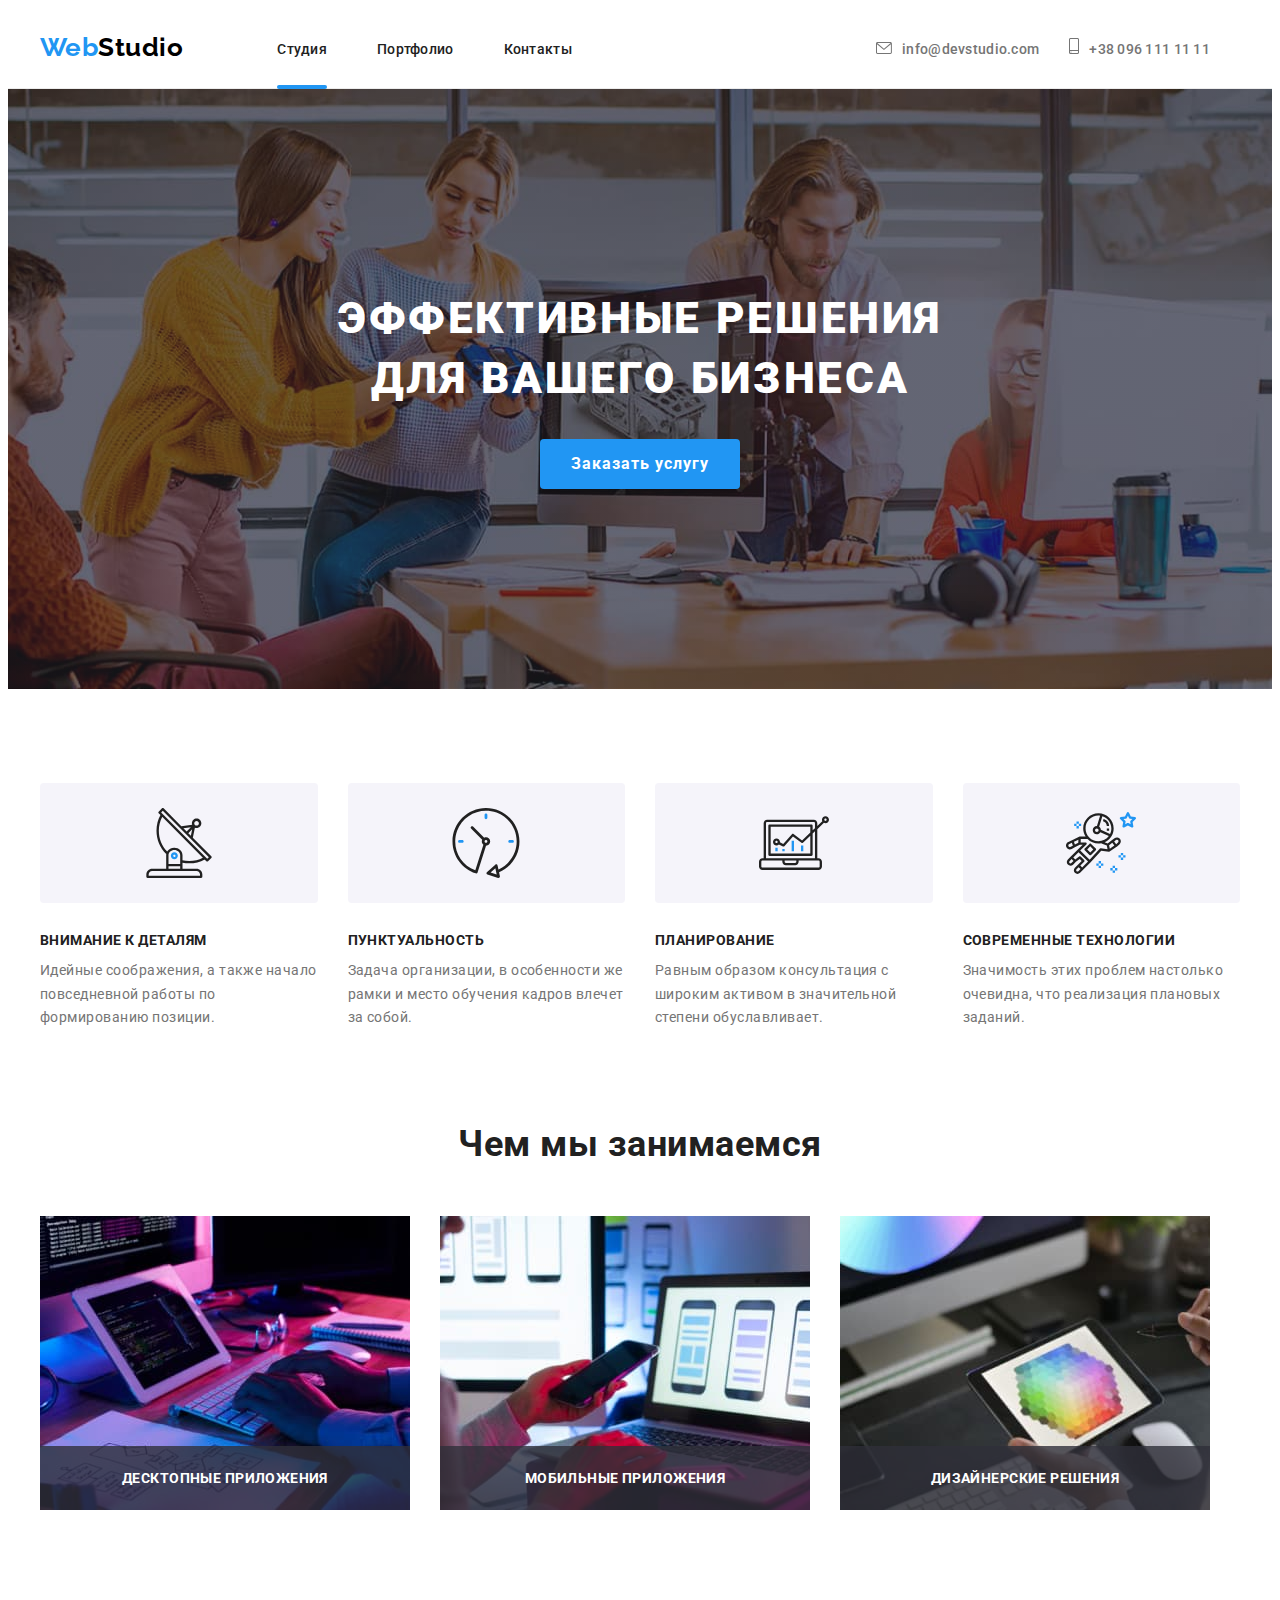
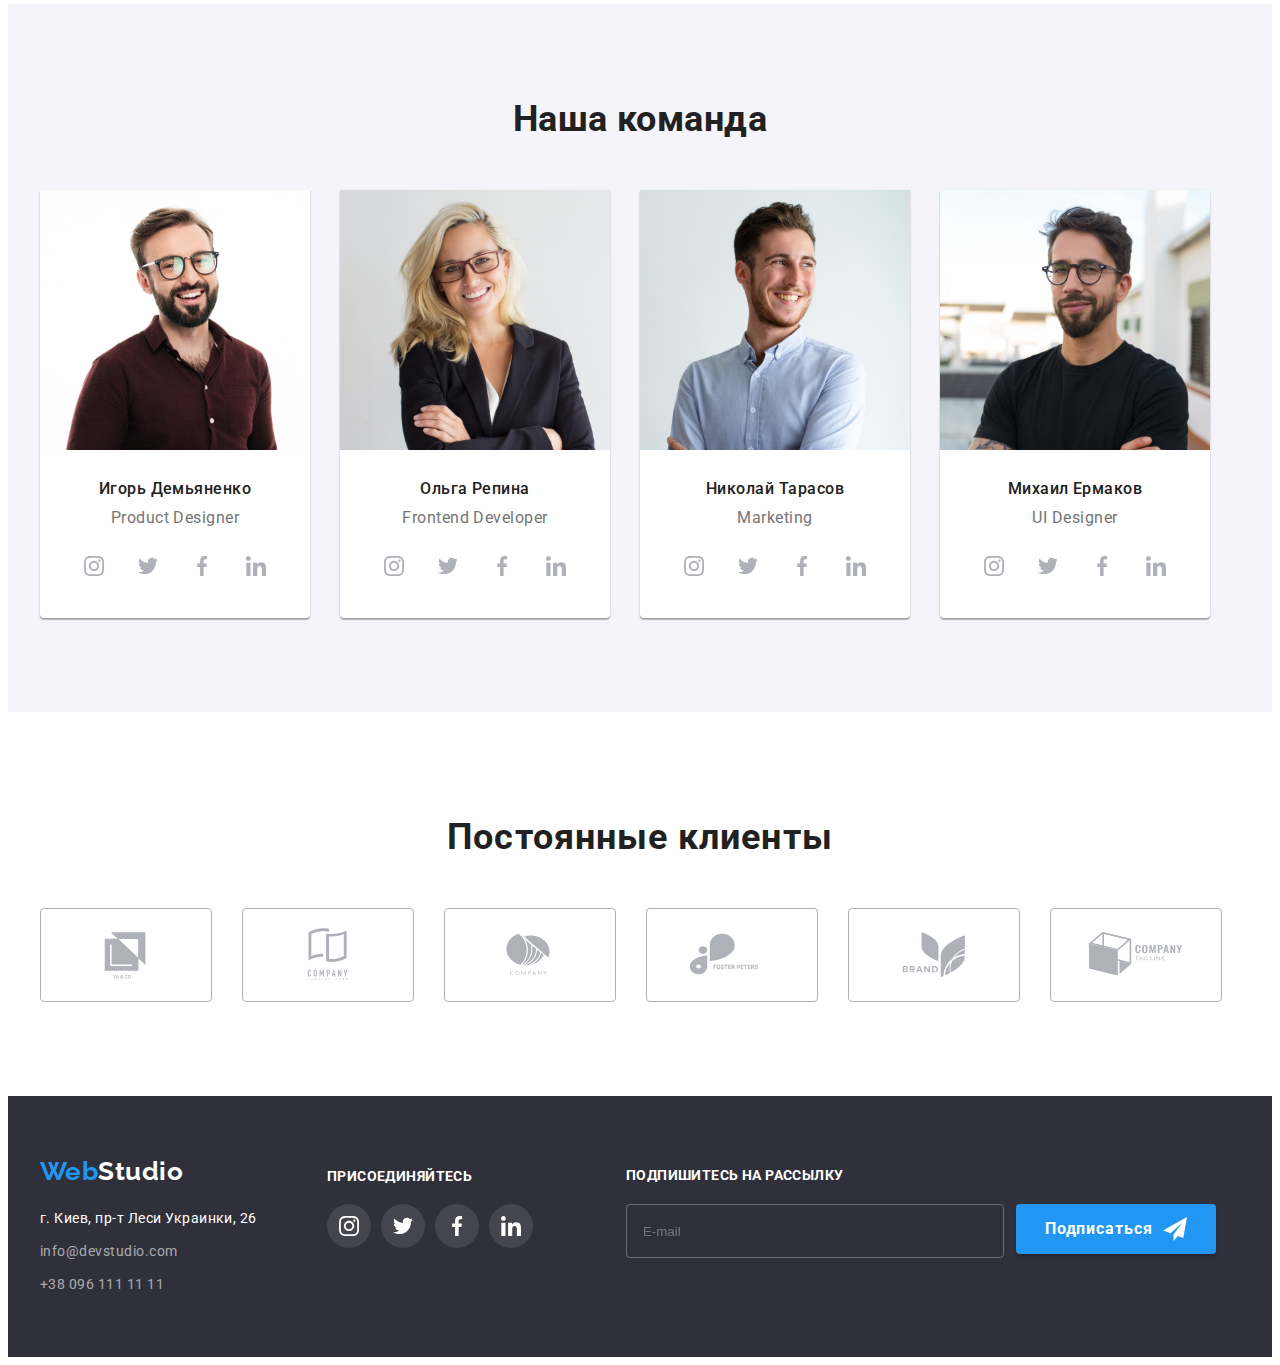
<file: index.html>
<!DOCTYPE html>
<html lang="ru">
  <head>
    <meta charset="UTF-8" />
    <meta http-equiv="X-UA-Compatible" content="IE=edge" />
    <meta name="viewport" content="width=device-width, initial-scale=1.0" />
    <title>Студия</title>
    <link
      rel="stylesheet"
      href="https://cdnjs.cloudflare.com/ajax/libs/modern-normalize/1.1.0/modern-normalize.min.css"
      integrity="sha512-wpPYUAdjBVSE4KJnH1VR1HeZfpl1ub8YT/NKx4PuQ5NmX2tKuGu6U/JRp5y+Y8XG2tV+wKQpNHVUX03MfMFn9Q=="
      crossorigin="anonymous"
      referrerpolicy="no-referrer"
    />
    <link rel="stylesheet" href="./css/main.min.css" />
    <link rel="preconnect" href="https://fonts.googleapis.com" />
    <link rel="preconnect" href="https://fonts.gstatic.com" crossorigin />
    <link
      href="https://fonts.googleapis.com/css2?family=Raleway:wght@700&family=Roboto:wght@400;500;700;900&display=swap"
      rel="stylesheet"
    />
  </head>
  <body>
    <!-- Шапка сайта -->

    <header class="header">
      <div class="container header__container">
        <a class="logo header__logo link" href="./"
          ><span class="logo logo--color link">Web</span>Studio</a
        >
        <nav class="nav">
          <ul class="nav__list list">
            <li class="nav__item">
              <a class="nav__link nav__link--current link" href="index.html"
                >Студия</a
              >
            </li>
            <li class="nav__item">
              <a class="nav__link link" href="portfolio.html">Портфолио</a>
            </li>
            <li class="nav__item">
              <a class="nav__link link" href="./">Контакты</a>
            </li>
          </ul>
        </nav>
        <div class="contacts">
          <ul class="contacts__list list">
            <li class="contacts__item">
              <a class="contacts__link link" href="mailto:info@devstudio.com"
                ><svg class="contacts__icon" width="16" height="12">
                  <use href="./images/icon.svg#icon-envelope"></use></svg
                >info@devstudio.com</a
              >
            </li>
            <li class="contacts__item--tell">
              <a
                class="contacts__item contacts__link link"
                href="tel:+380961111111"
                ><svg class="contacts__icon" width="10" height="16">
                  <use href="./images/icon.svg#icon-smartphone"></use></svg
                >+38 096 111 11 11</a
              >
            </li>
          </ul>
        </div>
      </div>
    </header>

    <!-- Основной блок -->

    <main>
      <!-- Герой -->

      <section class="hero">
        <div class="container hero__container">
          <h1 class="hero__title">
            Эффективные решения <br />
            для вашего бизнеса
          </h1>
          <button class="button" type="button" data-modal-open>
            Заказать услугу
          </button>
        </div>
      </section>

      <!-- Особенности -->

      <section class="section features__section">
        <div class="container">
          <ul class="features__list list">
            <li class="features__item icon icon--antenna">
              <h3 class="features__title">Внимание к деталям</h3>
              <p class="features__about">
                Идейные соображения, а также начало повседневной работы по
                формированию позиции.
              </p>
            </li>
            <li class="features__item icon icon--clock">
              <h3 class="features__title">Пунктуальность</h3>
              <p class="features__about">
                Задача организации, в особенности же рамки и место обучения
                кадров влечет за собой.
              </p>
            </li>
            <li class="features__item icon icon--diagram">
              <h3 class="features__title">Планирование</h3>
              <p class="features__about">
                Равным образом консультация с широким активом в значительной
                степени обуславливает.
              </p>
            </li>
            <li class="features__item icon icon--astronaut">
              <h3 class="features__title">Современные технологии</h3>
              <p class="features__about">
                Значимость этих проблем настолько очевидна, что реализация
                плановых заданий.
              </p>
            </li>
          </ul>
        </div>
      </section>

      <!-- Чем занимаемся -->

      <section class="section">
        <div class="container">
          <h2 class="directions__title">Чем мы занимаемся</h2>
          <ul class="directions__list">
            <li class="directions__item">
              <img src="images/pc.jpg" alt="верстка" width="370" />
              <div class="direction__wrap">
                <p class="direction__text">Десктопные приложения</p>
              </div>
            </li>
            <li class="directions__item">
              <img src="images/mobile.jpg" alt="дизайн" width="370" />
              <div class="direction__wrap">
                <p class="direction__text">Мобильные приложения</p>
              </div>
            </li>
            <li class="directions__item">
              <img
                src="images/tablet.jpg"
                alt="внешнее оформление"
                width="370"
              />
              <div class="direction__wrap">
                <p class="direction__text">Дизайнерские решения</p>
              </div>
            </li>
          </ul>
        </div>
      </section>

      <!-- Команда -->

      <section class="section team">
        <div class="container">
          <h2 class="team__title">Наша команда</h2>
          <ul class="team__list">
            <li class="team__item">
              <div class="employee-card">
                <a
                  href="./"
                  class="employee-card__image"
                  target="_blank"
                  rel="noopener nofollow noreferrer"
                  ><img src="images/designer.jpg" alt="Дизайнер" width="270"
                /></a>
                <div class="employee-card__info">
                  <h3 class="employee-card__name">Игорь Демьяненко</h3>
                  <p class="employee-card__position" lang="en">
                    Product Designer
                  </p>
                  <ul class="socials list">
                    <li class="socials__item">
                      <a
                        href=""
                        class="employee-info__soc-link socials__link link"
                        target="_blank"
                        rel="noopener nofollow noreferrer"
                      >
                        <svg
                          class="employee-info__soc-icon"
                          width="20"
                          height="20"
                        >
                          <use href="./images/icon.svg#icon-instagram"></use>
                        </svg>
                      </a>
                    </li>
                    <li class="socials__item">
                      <a
                        href=""
                        class="employee-info__soc-link socials__link link"
                        target="_blank"
                        rel="noopener nofollow noreferrer"
                        ><svg
                          class="employee-info__soc-icon"
                          width="20"
                          height="20"
                        >
                          <use href="./images/icon.svg#icon-twitter"></use></svg
                      ></a>
                    </li>
                    <li class="socials__item">
                      <a
                        href=""
                        class="employee-info__soc-link socials__link link"
                        target="_blank"
                        rel="noopener nofollow noreferrer"
                        ><svg
                          class="employee-info__soc-icon"
                          width="20"
                          height="20"
                        >
                          <use
                            href="./images/icon.svg#icon-facebook"
                          ></use></svg
                      ></a>
                    </li>
                    <li class="socials__item">
                      <a
                        href=""
                        class="employee-info__soc-link socials__link link"
                        target="_blank"
                        rel="noopener nofollow noreferrer"
                        ><svg
                          class="employee-info__soc-icon"
                          width="20"
                          height="20"
                        >
                          <use
                            href="./images/icon.svg#icon-linkedin"
                          ></use></svg
                      ></a>
                    </li>
                  </ul>
                </div>
              </div>
            </li>
            <li class="team__item">
              <div class="employee-card">
                <a
                  href="./"
                  class="employee-card__image"
                  target="_blank"
                  rel="noopener nofollow noreferrer"
                  ><img
                    src="images/developer.jpg"
                    alt="Фронтэнд Разработчик"
                    width="270"
                /></a>
                <div class="employee-card__info">
                  <h3 class="employee-card__name">Ольга Репина</h3>
                  <p class="employee-card__position" lang="en">
                    Frontend Developer
                  </p>
                  <ul class="socials list">
                    <li class="socials__item">
                      <a
                        href=""
                        class="employee-info__soc-link socials__link link"
                        target="_blank"
                        rel="noopener nofollow noreferrer"
                      >
                        <svg
                          class="employee-info__soc-icon"
                          width="20"
                          height="20"
                        >
                          <use href="./images/icon.svg#icon-instagram"></use>
                        </svg>
                      </a>
                    </li>
                    <li class="socials__item">
                      <a
                        href=""
                        class="employee-info__soc-link socials__link link"
                        target="_blank"
                        rel="noopener nofollow noreferrer"
                        ><svg
                          class="employee-info__soc-icon"
                          width="20"
                          height="20"
                        >
                          <use href="./images/icon.svg#icon-twitter"></use></svg
                      ></a>
                    </li>
                    <li class="socials__item">
                      <a
                        href=""
                        class="employee-info__soc-link socials__link link"
                        target="_blank"
                        rel="noopener nofollow noreferrer"
                        ><svg
                          class="employee-info__soc-icon"
                          width="20"
                          height="20"
                        >
                          <use
                            href="./images/icon.svg#icon-facebook"
                          ></use></svg
                      ></a>
                    </li>
                    <li class="socials__item">
                      <a
                        href=""
                        class="employee-info__soc-link socials__link link"
                        target="_blank"
                        rel="noopener nofollow noreferrer"
                        ><svg
                          class="employee-info__soc-icon"
                          width="20"
                          height="20"
                        >
                          <use
                            href="./images/icon.svg#icon-linkedin"
                          ></use></svg
                      ></a>
                    </li>
                  </ul>
                </div>
              </div>
            </li>
            <li class="team__item">
              <div class="employee-card">
                <a
                  href="./"
                  class="employee-card__image"
                  target="_blank"
                  rel="noopener nofollow noreferrer"
                  ><img src="images/marketing.jpg" alt="Маркетинг" width="270"
                /></a>
                <div class="employee-card__info">
                  <h3 class="employee-card__name">Николай Тарасов</h3>
                  <p class="employee-card__position" lang="en">Marketing</p>
                  <ul class="socials list">
                    <li class="socials__item">
                      <a
                        href=""
                        class="employee-info__soc-link socials__link link"
                        target="_blank"
                        rel="noopener nofollow noreferrer"
                      >
                        <svg
                          class="employee-info__soc-icon"
                          width="20"
                          height="20"
                        >
                          <use href="./images/icon.svg#icon-instagram"></use>
                        </svg>
                      </a>
                    </li>
                    <li class="socials__item">
                      <a
                        href=""
                        class="employee-info__soc-link socials__link link"
                        target="_blank"
                        rel="noopener nofollow noreferrer"
                        ><svg
                          class="employee-info__soc-icon"
                          width="20"
                          height="20"
                        >
                          <use href="./images/icon.svg#icon-twitter"></use></svg
                      ></a>
                    </li>
                    <li class="socials__item">
                      <a
                        href=""
                        class="employee-info__soc-link socials__link link"
                        target="_blank"
                        rel="noopener nofollow noreferrer"
                        ><svg
                          class="employee-info__soc-icon"
                          width="20"
                          height="20"
                        >
                          <use
                            href="./images/icon.svg#icon-facebook"
                          ></use></svg
                      ></a>
                    </li>
                    <li class="socials__item">
                      <a
                        href=""
                        class="employee-info__soc-link socials__link link"
                        target="_blank"
                        rel="noopener nofollow noreferrer"
                        ><svg
                          class="employee-info__soc-icon"
                          width="20"
                          height="20"
                        >
                          <use
                            href="./images/icon.svg#icon-linkedin"
                          ></use></svg
                      ></a>
                    </li>
                  </ul>
                </div>
              </div>
            </li>
            <li class="team__item">
              <div class="employee-card">
                <a
                  href="./"
                  class="employee-card__image"
                  target="_blank"
                  rel="noopener nofollow noreferrer"
                  ><img
                    src="images/ui.jpg"
                    alt="Дизайнер оформления"
                    width="270"
                /></a>
                <div class="employee-card__info">
                  <h3 class="employee-card__name">Михаил Ермаков</h3>
                  <p class="employee-card__position">UI Designer</p>
                  <ul class="socials list">
                    <li class="socials__item">
                      <a
                        href=""
                        class="employee-info__soc-link socials__link link"
                        target="_blank"
                        rel="noopener nofollow noreferrer"
                      >
                        <svg
                          class="employee-info__soc-icon"
                          width="20"
                          height="20"
                        >
                          <use href="./images/icon.svg#icon-instagram"></use>
                        </svg>
                      </a>
                    </li>
                    <li class="socials__item">
                      <a
                        href=""
                        class="employee-info__soc-link socials__link link"
                        target="_blank"
                        rel="noopener nofollow noreferrer"
                        ><svg
                          class="employee-info__soc-icon"
                          width="20"
                          height="20"
                        >
                          <use href="./images/icon.svg#icon-twitter"></use></svg
                      ></a>
                    </li>
                    <li class="socials__item">
                      <a
                        href=""
                        class="employee-info__soc-link socials__link link"
                        target="_blank"
                        rel="noopener nofollow noreferrer"
                        ><svg
                          class="employee-info__soc-icon"
                          width="20"
                          height="20"
                        >
                          <use
                            href="./images/icon.svg#icon-facebook"
                          ></use></svg
                      ></a>
                    </li>
                    <li class="socials__item">
                      <a
                        href=""
                        class="employee-info__soc-link socials__link link"
                        target="_blank"
                        rel="noopener nofollow noreferrer"
                        ><svg
                          class="employee-info__soc-icon"
                          width="20"
                          height="20"
                        >
                          <use
                            href="./images/icon.svg#icon-linkedin"
                          ></use></svg
                      ></a>
                    </li>
                  </ul>
                </div>
              </div>
            </li>
          </ul>
        </div>
      </section>

      <!-- Customer -->

      <section class="customer">
        <div class="container customer__container">
          <h2 class="customer__title">Постоянные клиенты</h2>
          <ul class="customer__list list">
            <li class="customer__item">
              <a
                href=""
                class="customer__link link"
                target="_blank"
                rel="noopener nofollow noreferrer"
                ><svg class="customer__icon" width="41" height="46.7">
                  <use href="./images/icon.svg#icon-Logo"></use></svg
              ></a>
            </li>
            <li class="customer__item">
              <a
                href=""
                class="customer__link link"
                target="_blank"
                rel="noopener nofollow noreferrer"
                ><svg class="customer__icon" width="40" height="52">
                  <use href="./images/icon.svg#icon-Logo-1"></use></svg
              ></a>
            </li>
            <li class="customer__item">
              <a
                href=""
                class="customer__link link"
                target="_blank"
                rel="noopener nofollow noreferrer"
                ><svg class="customer__icon" width="43.46" height="41.18">
                  <use href="./images/icon.svg#icon-Logo-2"></use></svg
              ></a>
            </li>
            <li class="customer__item">
              <a
                href=""
                class="customer__link link"
                target="_blank"
                rel="noopener nofollow noreferrer"
                ><svg class="customer__icon" width="84.44" height="40.62">
                  <use href="./images/icon.svg#icon-Logo-3"></use></svg
              ></a>
            </li>
            <li class="customer__item">
              <a
                href=""
                class="customer__link link"
                target="_blank"
                rel="noopener nofollow noreferrer"
                ><svg class="customer__icon" width="62.54" height="45.43">
                  <use href="./images/icon.svg#icon-Logo-4"></use></svg
              ></a>
            </li>
            <li class="customer__item">
              <a
                href=""
                class="customer__link link"
                target="_blank"
                rel="noopener nofollow noreferrer"
                ><svg class="customer__icon" width="93.79" height="43.93">
                  <use href="./images/icon.svg#icon-Logo-5"></use></svg
              ></a>
            </li>
          </ul>
        </div>
      </section>
    </main>

    <!-- Футер -->

    <footer class="footer">
      <div class="container footer__wrap">
        <div class="footer__contacts">
          <a class="footer__logo link" href="./"
            ><span class="footer__logo footer__logo--color link">Web</span
            >Studio</a
          >
          <address class="footer__address link">
            <p>г. Киев, пр-т Леси Украинки, 26</p>
          </address>
          <ul class="footer-connect list">
            <li class="footer-connect__item">
              <a
                class="footer-connect__link link"
                href="mailto:info@devstudio.com"
                >info@devstudio.com</a
              >
            </li>
            <li class="footer-connect__item">
              <a class="footer-connect__link link" href="tel:+380961111111"
                >+38 096 111 11 11</a
              >
            </li>
          </ul>
        </div>
        <div class="footer-socials footer-socials__grid">
          <h3 class="footer-socials__text">присоединяйтесь</h3>
          <ul class="socials footer-socials__list list">
            <li class="socials__item">
              <a href="" class="socials__link footer-socials__link link">
                <svg class="footer-socials-icon" width="20" height="20">
                  <use href="./images/icon.svg#icon-instagram"></use>
                </svg>
              </a>
            </li>
            <li class="socials__item">
              <a href="" class="socials__link footer-socials__link link"
                ><svg class="footer-socials__icon" width="20" height="20">
                  <use href="./images/icon.svg#icon-twitter"></use></svg
              ></a>
            </li>
            <li class="socials__item">
              <a href="" class="socials__link footer-socials__link link"
                ><svg class="footer-socials__icon" width="20" height="20">
                  <use href="./images/icon.svg#icon-facebook"></use></svg
              ></a>
            </li>
            <li class="socials__item">
              <a href="" class="socials__link footer-socials__link link"
                ><svg class="footer-socials__icon" width="20" height="20">
                  <use href="./images/icon.svg#icon-linkedin"></use></svg
              ></a>
            </li>
          </ul>
        </div>
        <div class="footer-mail footer-mail__grid">
          <p class="footer-mail__title">Подпишитесь на рассылку</p>
          <form>
            <div class="footer-mail__container">
              <label for="mail" class="footer-mail__label"></label>
              <input
                type="email"
                name="mail"
                id="mail"
                class="footer-mail__input"
                placeholder="E-mail"
                required
              />
              <button type="submit" class="button footer-mail__btn">
                Подписаться
                <svg class="footer-mail__icon" width="24" height="24">
                  <use href="./images/icon.svg#icon-icon-send"></use>
                </svg>
              </button>
            </div>
          </form>
        </div>
      </div>
    </footer>

    <!--------------MODAL-WINDOW------------->

    <div class="backdrop is-hidden" data-modal>
      <div class="modal">
        <button type="button" class="close-btn" data-modal-close>
          <svg class="close-btn__icon" width="18" height="18">
            <use href="./images/icon.svg#icon-Vector"></use>
          </svg>
        </button>
        <p class="modal-title">Оставьте свои данные, мы вам перезвоним</p>
        <form>
          <div class="form form__grid">
            <label class="form__label" for="modal-name">Имя</label>
            <div class="form__wrap">
              <input
                type="text"
                class="form__input"
                name="name"
                id="modal-name"
                placeholder=""
                required
              />
              <svg class="form__icon" width="18" height="18">
                <use href="./images/icon.svg#icon-person-black"></use>
              </svg>
            </div>
          </div>
          <div class="form form__grid">
            <label class="form__label" for="modal-tell">Телефон</label>
            <div class="form__wrap">
              <input
                type="tel"
                class="form__input"
                name="tell"
                id="modal-tell"
                placeholder=""
                required
              />
              <svg class="form__icon" width="18" height="18">
                <use href="./images/icon.svg#icon-phone-black"></use>
              </svg>
            </div>
          </div>
          <div class="form form__grid">
            <label class="form__label" for="modal-mail">Почта</label>
            <div class="form__wrap">
              <input
                type="email"
                class="form__input"
                name="mail"
                id="modal-mail"
                placeholder=""
                required
              />
              <svg class="form__icon" width="18" height="18">
                <use href="./images/icon.svg#icon-email-black"></use>
              </svg>
            </div>
          </div>
          <div class="textarea">
            <label class="textarea__label" for="user-textarea"
              >Комментарий</label
            >
            <textarea
              class="textarea__form"
              name="user-textarea"
              id="user-textarea"
              placeholder="Введите текст"
            ></textarea>
          </div>
          <div class="checkbox">
            <input
              type="checkbox"
              class="checkbox__input visually-hidden"
              name="agreement"
              value="true"
              id="text-agreement"
            />
            <label for="text-agreement" class="checkbox__custom">
              <span>
                <svg class="checkbox__icon" width="14" height="11">
                  <use
                    href="./images/icon.svg#icon-Vector-checkbox"
                  ></use></svg></span
              >Соглашаюсь с рассылкой и принимаю
              <a
                href="https://uk.wikipedia.org/wiki/%D0%94%D0%BE%D0%B3%D0%BE%D0%B2%D1%96%D1%80#%D0%A3%D0%BC%D0%BE%D0%B2%D0%B8_%D0%B4%D0%BE%D0%B3%D0%BE%D0%B2%D0%BE%D1%80%D1%83"
                class="checkbox__agreement"
                >Условия договора</a
              ></label
            >
          </div>
          <button type="submit" class="button">Отправить</button>
        </form>
      </div>
    </div>
    <script src="./js/modal.js"></script>
  </body>
</html>
</file>
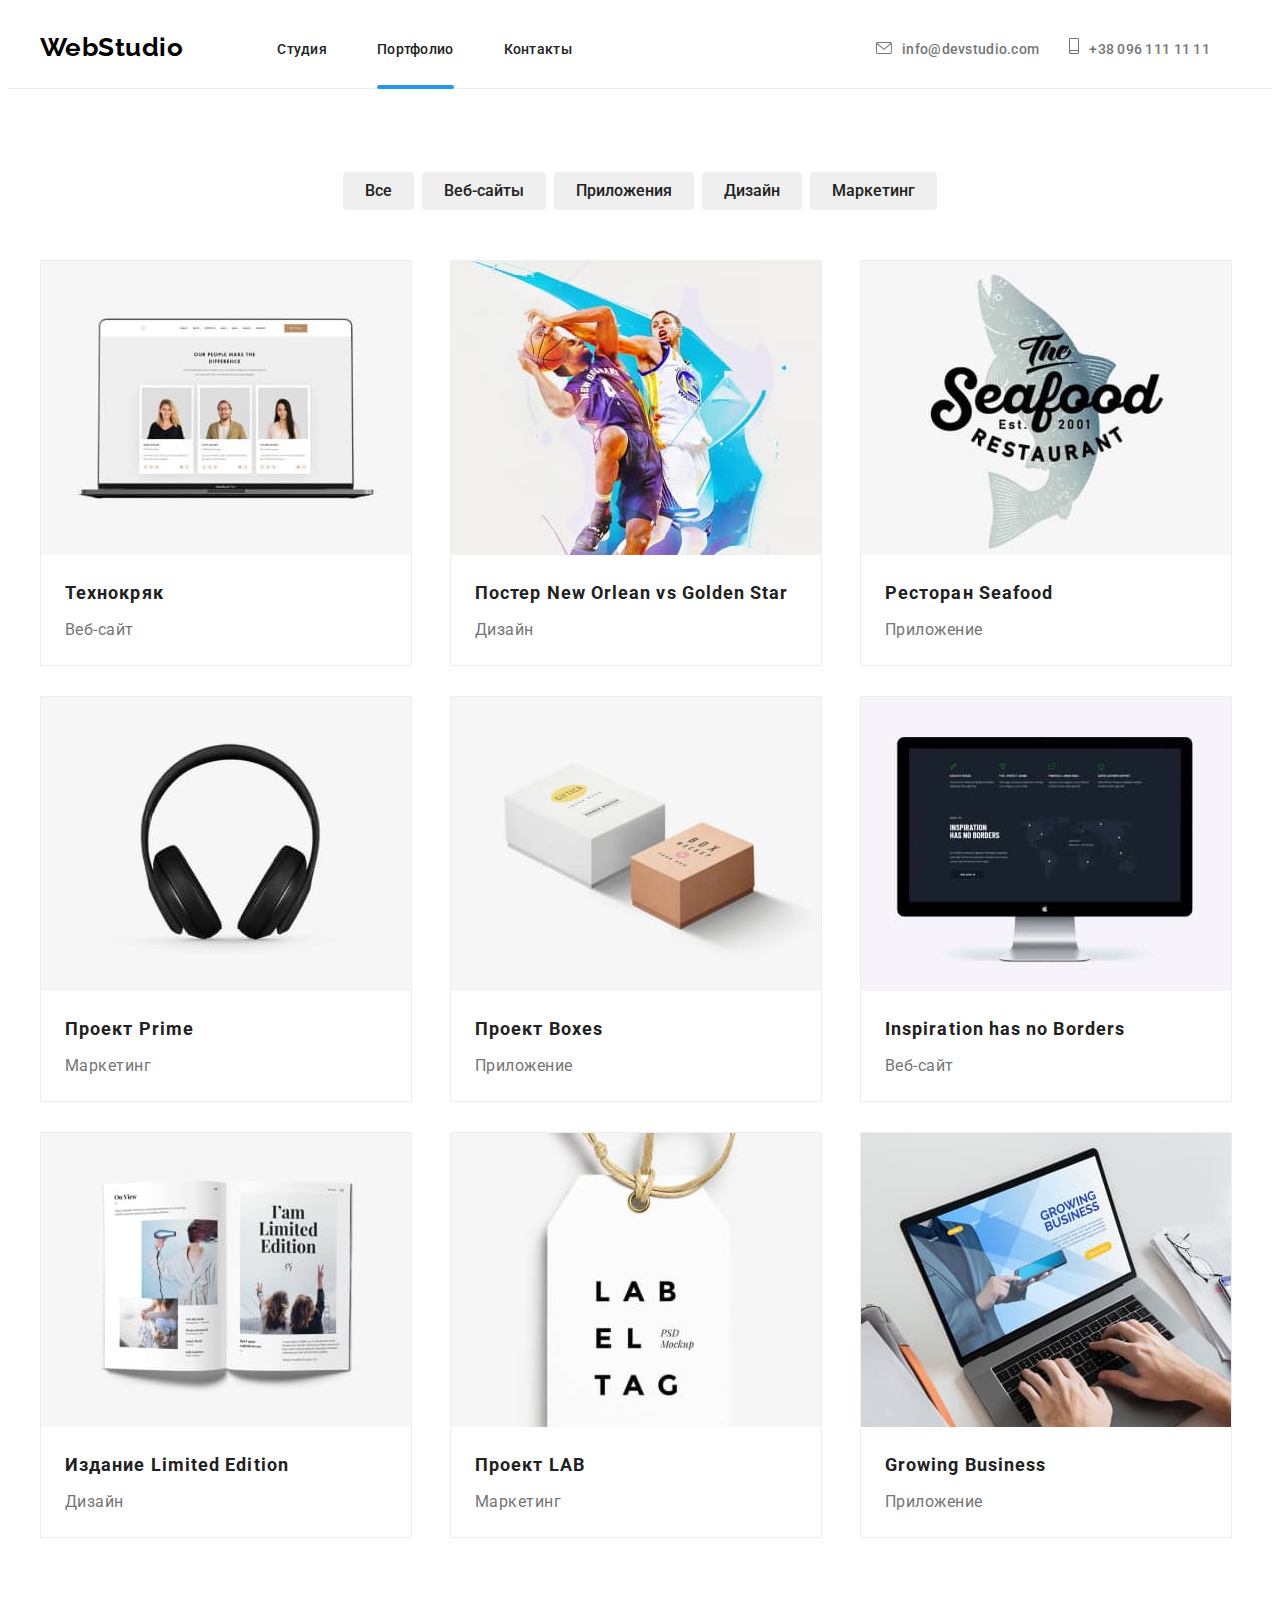
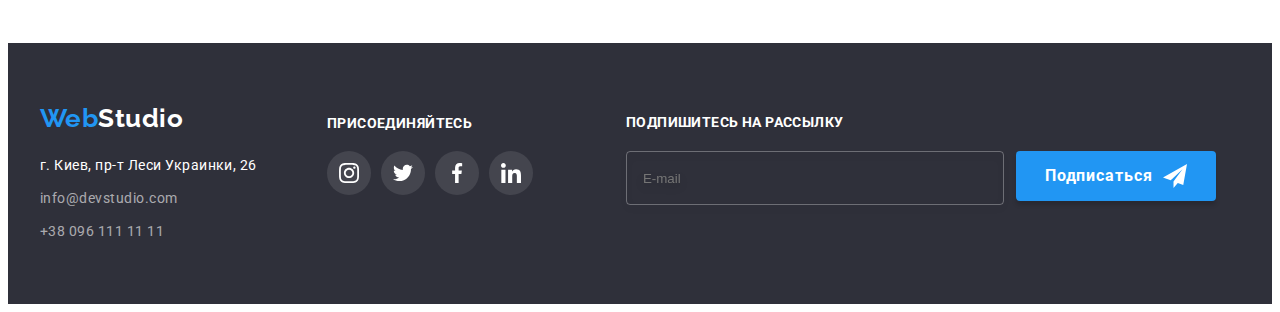
<file: portfolio.html>
<!DOCTYPE html>
<html lang="ru">
  <head>
    <meta charset="UTF-8" />
    <meta http-equiv="X-UA-Compatible" content="IE=edge" />
    <meta name="viewport" content="width=device-width, initial-scale=1.0" />
    <title>Портфолио</title>
    <link
      rel="stylesheet"
      href="https://cdnjs.cloudflare.com/ajax/libs/modern-normalize/1.1.0/modern-normalize.min.css"
      integrity="sha512-wpPYUAdjBVSE4KJnH1VR1HeZfpl1ub8YT/NKx4PuQ5NmX2tKuGu6U/JRp5y+Y8XG2tV+wKQpNHVUX03MfMFn9Q=="
      crossorigin="anonymous"
      referrerpolicy="no-referrer"
    />

    <link rel="stylesheet" href="./css/main.min.css" />
    <link rel="preconnect" href="https://fonts.googleapis.com" />
    <link rel="preconnect" href="https://fonts.googleapis.com" />
    <link rel="preconnect" href="https://fonts.gstatic.com" crossorigin />
    <link
      href="https://fonts.googleapis.com/css2?family=Raleway:wght@700&family=Roboto:wght@400;500;700;900&display=swap"
      rel="stylesheet"
    />
  </head>
  <body>
    <!-- Шапка сайта -->

    <header class="header">
      <div class="container header__container">
        <a class="logo header__logo link" href="./"
          ><span class="logo__text--color link">Web</span>Studio</a
        >
        <nav class="nav">
          <ul class="nav__list list">
            <li class="nav__item">
              <a class="nav__link link" href="index.html">Студия</a>
            </li>
            <li class="nav__item">
              <a class="nav__link nav__link--current link" href="portfolio.html"
                >Портфолио</a
              >
            </li>
            <li class="nav__item">
              <a class="nav__link link" href="./">Контакты</a>
            </li>
          </ul>
        </nav>
        <div class="contacts">
          <ul class="contacts__list list">
            <li class="contacts__item contacts__item--mail">
              <a class="contacts__link link" href="mailto:info@devstudio.com"
                ><svg class="contacts__icon" width="16" height="12">
                  <use href="./images/icon.svg#icon-envelope"></use></svg
                >info@devstudio.com</a
              >
            </li>
            <li class="contacts__item--tell">
              <a
                class="contacts__item contacts__link link"
                href="tel:+380961111111"
                ><svg class="contacts__icon" width="10" height="16">
                  <use href="./images/icon.svg#icon-smartphone"></use></svg
                >+38 096 111 11 11</a
              >
            </li>
          </ul>
        </div>
      </div>
    </header>

    <!-- Основной блок -->

    <section class="projects">
      <div class="container">
        <!-- Кнопки -->

        <h1 class="project__title visually-hidden">Список работ</h1>
        <ul class="project__list-btn">
          <li class="project__item-btn">
            <button class="project__btn" type="button">Все</button>
          </li>
          <li class="project__item-btn">
            <button class="project__btn" type="button">Веб-сайты</button>
          </li>
          <li class="project__item-btn">
            <button class="project__btn" type="button">Приложения</button>
          </li>
          <li class="project__item-btn">
            <button class="project__btn" type="button">Дизайн</button>
          </li>
          <li class="project__item-btn">
            <button class="project__btn" type="button">Маркетинг</button>
          </li>
        </ul>

        <!-- Постеры -->

        <ul class="project-grid project-grid__list list">
          <li class="project-grid__item">
            <div class="project-wrap">
              <a class="project-wrap__link link">
                <div class="project-card">
                  <img
                    class="project-card__img"
                    src="images/web-site-techcrack.jpg"
                    alt="web-site-techcrack"
                    width="370"
                  />
                  <p class="project-card__text">
                    Ресурс предлагает комплексные предложения с разным уровнем
                    функционала и сервисов. Все это позволит посетителю получить
                    исчерпывающие сведения о компании или частном лице.
                  </p>
                </div>
                <div class="card-about">
                  <h2 class="card-about__title">Технокряк</h2>
                  <p class="card-about__text">Веб-сайт</p>
                </div>
              </a>
            </div>
          </li>

          <li class="project-grid__item">
            <div class="project-wrap">
              <a class="project-wrap__link link"
                ><div class="project-card">
                  <img
                    class="project-card__img"
                    src="images/poster-basketball.jpg"
                    alt="poster-basketball"
                    width="370"
                  />
                  <p class="project-card__text">
                    Ресурс предлагает комплексные предложения с разным уровнем
                    функционала и сервисов. Все это позволит посетителю получить
                    исчерпывающие сведения о компании или частном лице.
                  </p>
                </div>
                <div class="card-about">
                  <h2 class="card-about__title">
                    Постер <span lang="en">New Orlean vs Golden Star</span>
                  </h2>
                  <p class="card-about__text">Дизайн</p>
                </div>
              </a>
            </div>
          </li>

          <li class="project-grid__item">
            <div class="project-wrap">
              <a class="project-wrap__link link"
                ><div class="project-card">
                  <img
                    class="project-card__img"
                    src="images/app-restaurant.jpg"
                    alt="app-restaurant"
                    width="370"
                  />
                  <p class="project-card__text">
                    Ресурс предлагает комплексные предложения с разным уровнем
                    функционала и сервисов. Все это позволит посетителю получить
                    исчерпывающие сведения о компании или частном лице.
                  </p>
                </div>
                <div class="card-about">
                  <h2 class="card-about__title">Ресторан Seafood</h2>
                  <p class="card-about__text">Приложение</p>
                </div>
              </a>
            </div>
          </li>

          <li class="project-grid__item">
            <div class="project-wrap">
              <a class="project-wrap__link link"
                ><div class="project-card">
                  <img
                    class="project-card__img"
                    src="images/marketing-headphones.jpg"
                    alt="marketing-headphones"
                    width="370"
                  />
                  <p class="project-card__text">
                    Ресурс предлагает комплексные предложения с разным уровнем
                    функционала и сервисов. Все это позволит посетителю получить
                    исчерпывающие сведения о компании или частном лице.
                  </p>
                </div>
                <div class="card-about">
                  <h2 class="card-about__title">
                    Проект <span lang="en">Prime</span>
                  </h2>
                  <p class="card-about__text">Маркетинг</p>
                </div>
              </a>
            </div>
          </li>

          <li class="project-grid__item">
            <div class="project-wrap">
              <a class="project-wrap__link link"
                ><div class="project-card">
                  <img
                    class="project-card__img"
                    src="images/app-boxes.jpg"
                    alt="app-boxes"
                    width="370"
                  />
                  <p class="project-card__text">
                    Ресурс предлагает комплексные предложения с разным уровнем
                    функционала и сервисов. Все это позволит посетителю получить
                    исчерпывающие сведения о компании или частном лице.
                  </p>
                </div>
                <div class="card-about">
                  <h2 class="card-about__title">
                    Проект <span lang="en">Boxes</span>
                  </h2>
                  <p class="card-about__text">Приложение</p>
                </div>
              </a>
            </div>
          </li>

          <li class="project-grid__item">
            <div class="project-wrap">
              <a class="project-wrap__link link"
                ><div class="project-card">
                  <img
                    class="project-card__img"
                    src="images/web-site-noborders.jpg"
                    alt="web-site-noborders"
                    width="370"
                  />
                  <p class="project-card__text">
                    Ресурс предлагает комплексные предложения с разным уровнем
                    функционала и сервисов. Все это позволит посетителю получить
                    исчерпывающие сведения о компании или частном лице.
                  </p>
                </div>
                <div class="card-about">
                  <h2 class="card-about__title" lang="en">
                    Inspiration has no Borders
                  </h2>
                  <p class="card-about__text">Веб-сайт</p>
                </div>
              </a>
            </div>
          </li>

          <li class="project-grid__item">
            <div class="project-wrap">
              <a class="project-wrap__link link"
                ><div class="project-card">
                  <img
                    class="project-card__img"
                    src="images/design-book.jpg"
                    alt="design-book"
                    width="370"
                  />
                  <p class="project-card__text">
                    Ресурс предлагает комплексные предложения с разным уровнем
                    функционала и сервисов. Все это позволит посетителю получить
                    исчерпывающие сведения о компании или частном лице.
                  </p>
                </div>
                <div class="card-about">
                  <h2 class="card-about__title">
                    Издание <span lang="en">Limited Edition</span>
                  </h2>
                  <p class="card-about__text">Дизайн</p>
                </div>
              </a>
            </div>
          </li>

          <li class="project-grid__item">
            <div class="project-wrap">
              <a class="project-wrap__link link"
                ><div class="project-card">
                  <img
                    class="project-card__img"
                    src="images/marketing-lab.jpg"
                    alt="marketing-lab"
                    width="370"
                  />
                  <p class="project-card__text">
                    Ресурс предлагает комплексные предложения с разным уровнем
                    функционала и сервисов. Все это позволит посетителю получить
                    исчерпывающие сведения о компании или частном лице.
                  </p>
                </div>
                <div class="card-about">
                  <h2 class="card-about__title">
                    Проект <span lang="en">LAB</span>
                  </h2>
                  <p class="card-about__text">Маркетинг</p>
                </div>
              </a>
            </div>
          </li>

          <li class="project-grid__item">
            <div class="project-wrap">
              <a class="project-wrap__link link"
                ><div class="project-card">
                  <img
                    class="project-card__img"
                    src="images/app-business.jpg"
                    alt="app-business"
                    width="370"
                  />
                  <p class="project-card__text">
                    Ресурс предлагает комплексные предложения с разным уровнем
                    функционала и сервисов. Все это позволит посетителю получить
                    исчерпывающие сведения о компании или частном лице.
                  </p>
                </div>
                <div class="card-about">
                  <h2 class="card-about__title" lang="en">Growing Business</h2>
                  <p class="card-about__text">Приложение</p>
                </div>
              </a>
            </div>
          </li>
        </ul>
      </div>
    </section>
    <!-- Футер -->

    <footer class="footer">
      <div class="container footer__wrap">
        <div class="footer__contacts">
          <a class="footer__logo link" href="./"
            ><span class="footer__logo footer__logo--color link">Web</span
            >Studio</a
          >
          <address class="footer__address link">
            <p>г. Киев, пр-т Леси Украинки, 26</p>
          </address>
          <ul class="footer-connect list">
            <li class="footer-connect__item">
              <a
                class="footer-connect__link link"
                href="mailto:info@devstudio.com"
                >info@devstudio.com</a
              >
            </li>
            <li class="footer-connect__item">
              <a class="footer-connect__link link" href="tel:+380961111111"
                >+38 096 111 11 11</a
              >
            </li>
          </ul>
        </div>
        <div class="footer-socials footer-socials__grid">
          <h3 class="footer-socials__text">присоединяйтесь</h3>
          <ul class="socials footer-socials__list list">
            <li class="socials__item">
              <a href="" class="socials__link footer-socials__link link">
                <svg class="footer-socials-icon" width="20" height="20">
                  <use href="./images/icon.svg#icon-instagram"></use>
                </svg>
              </a>
            </li>
            <li class="socials__item">
              <a href="" class="socials__link footer-socials__link link"
                ><svg class="footer-socials__icon" width="20" height="20">
                  <use href="./images/icon.svg#icon-twitter"></use></svg
              ></a>
            </li>
            <li class="socials__item">
              <a href="" class="socials__link footer-socials__link link"
                ><svg class="footer-socials__icon" width="20" height="20">
                  <use href="./images/icon.svg#icon-facebook"></use></svg
              ></a>
            </li>
            <li class="socials__item">
              <a href="" class="socials__link footer-socials__link link"
                ><svg class="footer-socials__icon" width="20" height="20">
                  <use href="./images/icon.svg#icon-linkedin"></use></svg
              ></a>
            </li>
          </ul>
        </div>
        <div class="footer-mail footer-mail__grid">
          <p class="footer-mail__title">Подпишитесь на рассылку</p>
          <form>
            <div class="footer-mail__container">
              <label for="mail" class="footer-mail__label"></label>
              <input
                type="email"
                name="mail"
                id="mail"
                class="footer-mail__input"
                placeholder="E-mail"
                required
              />
              <button type="submit" class="button footer-mail__btn">
                Подписаться
                <svg class="footer-mail__icon" width="24" height="24">
                  <use href="./images/icon.svg#icon-icon-send"></use>
                </svg>
              </button>
            </div>
          </form>
        </div>
      </div>
    </footer>
  </body>
</html>
</file>
<file: css/main.min.css>
:root{--main-btn-color: #ffffff;--second-btn-color: #212121;--accent-color: #2196f3;--accent-second-color: #188ce8;--main-title-color: #ffffff;--second-title-color: #212121;--main-text-color: #757575;--main-link-color: #212121;--background-color-light: #ffffff;--background-color: #2f303a;--font-size-main: 16px;--font-size-second: 14px;--font-weight-bold: 700;--font-family-roboto: "Roboto";--font-family-raleway: "Raleway";--border-radius-main: 4px;--border: 1px solid;--letter-spacing-main: 0.03em;--text-align: center;--transition-duration: 250ms;--transition-timing-function: cubic-bezier(0.4, 0, 0.2, 1)}.visually-hidden{position:absolute;width:1px;height:1px;margin:-1px;border:0;padding:0;white-space:nowrap;clip-path:inset(100%);clip:rect(0 0 0 0);overflow:hidden}p,h1,h2,h3,h4,h5,h6{margin:0}ul,ol{margin:0;padding-left:0}button{cursor:pointer}img{display:block}li{list-style-type:none}body{font-family:var(--font-family-roboto),sans-serif;letter-spacing:var(--letter-spacing-main)}.link{text-decoration:none}.list{list-style:none}.container{width:1200px;margin:0 auto;padding-left:15px;padding-right:15px}.section{padding-top:94px;padding-bottom:94px}.button{width:200px;height:50px;display:block;margin:0 auto;padding:0;align-items:center;justify-content:center;font-family:inherit;font-weight:var(--font-weight-bold);font-size:var(--font-size-main);line-height:1.88;letter-spacing:.06em;color:var(--main-btn-color);background:var(--accent-color);box-shadow:0px 4px 4px rgba(0,0,0,.15);border-radius:var(--border-radius-main);border-color:rgba(0,0,0,0);transition-property:background-color;transition-duration:var(--transition-duration);transition-timing-function:var(--transition-timing-function)}.button:hover,.button:focus{background-color:var(--accent-second-color)}.footer-mail__btn{display:flex}.backdrop{position:fixed;width:100%;height:100%;top:0;background-color:rgba(25,28,38,.476);transition:opacity 500ms,visibility 500ms}.backdrop .is-hidden .modal{transform:translate(-50%, -50%) scale(0) rotate(90deg)}.is-hidden{visibility:hidden;opacity:0;pointer-events:none}.no-scroll{overflow:hidden}.modal{position:absolute;top:50%;left:50%;min-width:528px;min-height:581px;background-color:var(--background-color-light);box-shadow:0px 1px 3px rgba(0,0,0,.12),0px 1px 1px rgba(0,0,0,.14),0px 2px 1px rgba(0,0,0,.2);border-radius:var(--border-radius-main);transform:translate(-50%, -50%) scale(1) rotate(0);transition:transform 500ms;padding:40px}.close-btn{position:absolute;width:30px;height:30px;top:10px;right:10px;display:flex;align-items:center;justify-content:center;padding:0;border:var(--border) rgba(0,0,0,.1);border-radius:50%;background-color:rgba(0,0,0,0);transition-property:fill,background,box-shadow;transition-duration:var(--transition-duration);transition-timing-function:var(--transition-timing-function)}.close-btn:hover,.close-btn:focus{background:#fff;background:radial-gradient(circle, rgba(255, 255, 255, 0.7035189076) 0%, rgba(33, 150, 243, 0.4009978992) 100%);box-shadow:0px 0px 14px 2px rgba(33,150,243,.74)}.close-btn__icon{transition-property:fill,width,height;transition-duration:var(--transition-duration);transition-timing-function:var(--transition-timing-function)}.close-btn:hover .close-btn__icon,.close-btn:focus .close-btn__icon{width:11px;height:11px;fill:var(--accent-color)}.modal-title{font-weight:var(--font-weight-bold);font-size:20px;line-height:1.15;text-align:var(--text-align);letter-spacing:var(--letter-spacing-main);color:var(--second-title-color)}.form__grid{margin-bottom:10px}.form__grid:first-child{margin-top:12px}.form__label{display:block;margin-bottom:4px;font-size:12px;line-height:1.17;letter-spacing:.01em;color:var(--main-text-color)}.form__wrap{position:relative}.form__icon{position:absolute;top:50%;left:12px;transform:translateY(-50%);transition-property:fill;transition-duration:var(--transition-duration);transition-timing-function:var(--transition-timing-function)}.form__icon:focus,.form__icon:hover{fill:var(--accent-color)}.form__input:hover+.form__icon,.form__input:focus+.form__icon{fill:var(--accent-color)}.form__input{padding-left:42px;width:100%;height:40px;border:var(--border) rgba(33,33,33,.2);border-radius:var(--border-radius-main);outline:none;transition-property:fill,border-color;transition-duration:var(--transition-duration);transition-timing-function:var(--transition-timing-function)}.form__input:hover,.form__input:focus{cursor:pointer;border-color:var(--accent-color)}.form__input:not(:placeholder-shown){color:var(--second-title-color)}.textarea{margin-bottom:20px}.textarea__form{padding:12px 16px;width:100%;height:120px;font-size:12px;line-height:1.17;letter-spacing:.01em;color:rgba(117,117,117,.5);border:var(--border) rgba(33,33,33,.2);border-radius:var(--border-radius-main);resize:none;cursor:pointer;transition-property:background-color,border-color,outline-style;transition-duration:var(--transition-duration);transition-timing-function:var(--transition-timing-function)}.textarea__form:not(:placeholder-shown){color:var(--second-title-color);font-size:14px}.textarea__form:hover,.textarea__form:focus{border-color:var(--accent-color);outline-style:none}.textarea__form::-webkit-scrollbar{width:8px}.textarea__form::-webkit-scrollbar-track{box-shadow:inset 0 0 6px rgba(0,0,0,.295)}.textarea__form::-webkit-scrollbar-thumb{border-radius:2px;background-color:rgba(169,169,169,.562);outline:px solid rgba(112,128,144,.479)}.textarea__form:hover::-webkit-scrollbar-thumb,.textarea__form:focus::-webkit-scrollbar-thumb{background-color:var(--accent-color)}.checkbox{margin-bottom:30px}.checkbox__custom span{width:16px;height:15px;margin-right:8px;border:2px solid var(--second-title-color);border-radius:3px;display:flex;align-items:center;justify-content:center;transition-property:background-color,border-color,box-shadow,transform,border;transition-duration:var(--transition-duration);transition-timing-function:var(--transition-timing-function)}.checkbox__input:hover+.checkbox__custom span,.checkbox__input:focus+.checkbox__custom span{border-color:var(--accent-color);box-shadow:0px 0px 4px 2px rgba(33,149,243,.1450980392)}.checkbox__input:checked+.checkbox__custom span{transform:scale(0.85);background-color:var(--accent-color);border:none;box-shadow:0px 0px 6px 3px rgba(33,149,243,.5254901961)}.checkbox__custom{font-size:14px;line-height:1.71;letter-spacing:var(--letter-spacing-main);color:var(--main-text-color);display:flex;align-items:center;justify-content:center;position:relative;cursor:pointer}.checkbox__icon{fill:rgba(0,0,0,0);transition-property:fill;transition-duration:350ms;transition-timing-function:linear}.checkbox__input:checked+.checkbox__custom .checkbox__icon{fill:var(--main-title-color)}.checkbox__agreement{font-size:var(--font-size-second);line-height:1.71;letter-spacing:var(--letter-spacing-main);text-decoration-line:underline;color:var(--accent-color);margin-left:2px}.socials{display:flex;justify-content:center}.footer-socials__list{margin-top:20px}.socials__item{width:44px;height:44px;margin-right:10px}.socials__item:last-child{margin-right:0}.socials__link{width:100%;height:100%;display:flex;align-items:center;justify-content:center;border-radius:50%;transition-property:background-color,fill,outline-style;transition-duration:var(--transition-duration);transition-timing-function:var(--transition-timing-function)}.socials__link:hover,.socials__link:focus{background-color:var(--accent-color);fill:var(--main-title-color);outline-style:none}.employee-info__soc-link{background-color:rgba(0,0,0,0);fill:#afb1b8}.footer-socials__link{background-color:rgba(255,255,255,.1);fill:var(--main-title-color)}.header{border-bottom:var(--border) #ececec}.header__container{display:flex;align-items:center;height:80px}.logo{color:#000;font-family:var(--font-family-raleway),sans-serif;font-weight:var(--font-weight-bold);font-size:26px;line-height:1.2}.header__logo{margin-right:94px}.logo--color{color:var(--accent-color)}.nav__list{display:flex;align-items:center}.nav__item:not(:last-child){margin-right:50px}.nav__link--current{color:var(--accent-color)}.nav__link{position:relative;color:var(--main-link-color);font-weight:500;font-size:var(--font-size-second);line-height:1.15;letter-spacing:.02em;padding-bottom:32px;transition-property:color;transition-duration:var(--transition-duration);transition-timing-function:var(--transition-timing-function)}.nav__link:hover,.nav__link:focus,.nav__link:active{color:var(--accent-color)}.nav__link--current::after{position:absolute;content:"";left:0px;bottom:0px;width:100%;height:4px;border-radius:2px;background-color:var(--accent-color)}.contacts{margin-left:auto}.contacts__list{display:flex;align-items:center}.contacts__item{margin-right:30px}.contacts__link{color:var(--main-text-color);font-weight:500;font-size:var(--font-size-second);line-height:1.15;letter-spacing:.02em;transition-property:color;transition-duration:var(--transition-duration);transition-timing-function:var(--transition-timing-function)}.contacts__link:hover,.contacts__link:focus{color:var(--accent-color)}.contacts__icon{margin-right:10px;fill:currentColor}.hero{max-width:1600px;margin:0 auto;background-color:#c4c4c4;background-image:linear-gradient(rgba(47, 48, 58, 0.4), rgba(47, 48, 58, 0.4)),url(../images/bg-foto.jpg);background-repeat:no-repeat;background-position:center;background-size:cover}.hero__container{padding-top:200px;padding-bottom:200px}.hero__title{margin-bottom:30px;font-weight:900;font-size:44px;line-height:1.36;text-align:var(--text-align);letter-spacing:.06em;text-transform:uppercase;color:var(--main-title-color)}.features__section{padding-bottom:0px}.features__list{display:flex}.features__item{flex-basis:25%}.features__item:not(:last-child){margin-right:30px}.features__item::before{content:"";display:block;height:120px;margin-bottom:30px;border-radius:var(--border-radius-main);background-color:#f5f4fa;background-repeat:no-repeat;background-position:center;background-size:70px}.icon--antenna::before{background-image:url(../images/antenna.svg)}.icon--clock::before{background-image:url(../images/clock.svg)}.icon--diagram::before{background-image:url(../images/diagram.svg)}.icon--astronaut::before{background-image:url(../images/astronaut.svg)}.features__title{font-size:var(--font-size-second);line-height:1.14;text-transform:uppercase;color:var(--second-title-color)}.features__about{margin-top:10px;font-size:var(--font-size-second);line-height:1.71;color:var(--main-text-color)}.directions__title{font-size:36px;line-height:1.16;text-align:var(--text-align);color:var(--second-title-color)}.directions__list{display:flex;margin-top:50px}.directions__item{position:relative}.directions__item+.directions__item{margin-left:30px}.direction__wrap{position:absolute;bottom:0;width:100%;background-color:rgba(47,48,58,.8)}.direction__text{padding:24px 0px;font-weight:var(--font-weight-bold);font-size:14px;line-height:1.15;text-align:var(--text-align);letter-spacing:var(--letter-spacing-main);text-transform:uppercase;color:var(--main-title-color)}.team{background-color:#f5f4fa}.team__title{font-size:36px;line-height:1.17;text-align:var(--text-align);color:var(--second-title-color)}.team__list{display:flex;margin-top:50px}.team__item:not(:last-child){margin-right:30px}.employee-card{background-color:var(--background-color-light);width:270px;height:428px;box-shadow:0px 1px 3px rgba(0,0,0,.12),0px 1px 1px rgba(0,0,0,.14),0px 2px 1px rgba(0,0,0,.2);border-radius:0px 0px 4px 4px}.employee-card__info{padding-top:30px;padding-bottom:30px}.employee-card__name{font-weight:500;font-size:var(--font-size-main);line-height:1.18;text-align:var(--text-align);color:var(--second-title-color)}.employee-card__position{margin-top:10px;margin-bottom:16px;font-size:var(--font-size-main);line-height:1.18;text-align:center;color:var(--main-text-color)}.customer__container{padding-top:104px;padding-bottom:94px}.customer__title{margin-bottom:50px;font-size:36px;line-height:1.17;text-align:var(--text-align);letter-spacing:var(--letter-spacing-main);color:var(--second-title-color)}.customer__list{display:flex}.customer__item:not(:last-child){margin-right:30px}.customer__link{width:170px;height:92px;display:flex;justify-content:center;align-items:center;color:#afb1b8;border-radius:var(--border-radius-main);border:var(--border) #afb1b8;transition-property:color,border,outline-color;transition-duration:var(--transition-duration);transition-timing-function:var(--transition-timing-function)}.customer__link:hover,.customer__link:focus{color:var(--accent-color);border:var(--border) var(--accent-color);outline-color:var(--accent-color)}.customer__icon{width:106px;height:60px;fill:currentColor}.projects{padding-top:83px;padding-bottom:105px}.project-grid__list{padding:0;margin:0;list-style:none;display:flex;flex-wrap:wrap;margin-left:-30px;margin-top:-30px}.project-grid__list>.project-grid__item{flex-basis:calc(33.3333333333% - 30px);margin-left:30px;margin-top:30px}.project-wrap{width:370px;cursor:pointer;border:var(--border) #eee;transition-property:box-shadow;transition-duration:var(--transition-duration);transition-timing-function:var(--transition-timing-function)}.project-wrap:hover,.project-wrap:focus{box-shadow:0px 1px 1px rgba(0,0,0,.12),0px 4px 4px rgba(0,0,0,.06),1px 4px 6px rgba(0,0,0,.16)}.project-card{position:relative;overflow:hidden}.project-card__text{position:absolute;padding:63px 24px;top:0;height:100%;font-weight:400;font-size:18px;line-height:1.56;letter-spacing:var(--letter-spacing-main);color:var(--main-title-color);background-color:rgba(33,150,243,.9);transform:translateY(100%);transition-property:transform;transition-duration:var(--transition-duration);transition-timing-function:cubic-bezier(0.4, 0, 0.2, 1)}.project-wrap__link:hover .project-card__text,.project-wrap__link:focus .project-card__text{transform:translateY(0)}.card-about{padding:20px 24px}.card-about__title{font-size:18px;line-height:2;letter-spacing:.06em;color:var(--second-title-color)}.card-about__text{margin-top:4px;font-size:var(--font-size-main);line-height:1.88;color:var(--main-text-color)}.project__list-btn{display:flex;justify-content:center}.project__item-btn{margin-bottom:50px}.project__item-btn:not(:last-child){margin-right:8px}.project__btn{height:38px;padding:6px 22px;font-family:inherit;font-weight:500;font-size:var(--font-size-main);line-height:1.62;text-align:var(--text-align);color:var(--second-btn-color);border-radius:var(--border-radius-main);border:none;transition-property:color,background-color,box-shadow;transition-duration:var(--transition-duration);transition-timing-function:var(--transition-timing-function)}.project__btn:hover,.project__btn:focus,.project__btn:active{color:var(--main-btn-color);background-color:var(--accent-color);box-shadow:0px 3px 1px rgba(0,0,0,.1),0px 1px 2px rgba(0,0,0,.08),0px 2px 2px rgba(0,0,0,.12)}.footer{background-color:var(--background-color)}.footer__wrap{display:flex;padding-bottom:60px}.footer__contacts{padding-top:60px;margin-right:70px}.footer__logo{font-family:var(--font-family-raleway),sans-serif;font-weight:var(--font-weight-bold);font-size:26px;line-height:1.19;color:var(--main-title-color)}.footer__logo--color{font-family:var(--font-family-raleway),sans-serif;font-weight:var(--font-weight-bold);font-size:26px;line-height:1.19;color:var(--accent-color)}.footer__address{margin-top:20px;font-style:normal;font-size:var(--font-size-second);line-height:1.71;color:var(--main-title-color)}.footer-connect__item{margin-top:9px}.footer-connect__link{font-size:var(--font-size-second);line-height:1.7;color:rgba(255,255,255,.6);transition-property:color;transition-duration:var(--transition-duration);transition-timing-function:var(--transition-timing-function)}.footer-connect__link:hover,.footer-connect__link:focus{color:var(--accent-color)}.footer-socials__grid{padding-top:72px;margin-right:93px}.footer-socials__text{font-size:var(--font-size-second);line-height:1.15;letter-spacing:var(--letter-spacing-main);text-transform:uppercase;color:var(--main-title-color)}.footer-mail__grid{padding-top:72px}.footer-mail__title{margin-bottom:20px;font-weight:var(--font-weight-bold);font-size:14px;line-height:1.14;letter-spacing:var(--letter-spacing-main);text-transform:uppercase;color:var(--main-title-color)}.footer-mail__container{display:flex}.footer-mail__input{position:relative;padding-left:16px;margin-right:12px;width:358px;height:50px;border:var(--border) rgba(255,255,255,.3);filter:drop-shadow(0px 4px 4px rgba(0, 0, 0, 0.15));border-radius:var(--border-radius-main);background-color:rgba(0,0,0,0);color:var(--main-title-color)}.footer-mail__input:-webkit-autofill,.footer-mail__input:-webkit-autofill:hover,.footer-mail__input:-webkit-autofill:focus,.footer-mail__input:-webkit-autofill:active{box-shadow:0 0 0 30px var(--accent-color) inset}.footer-mail__icon{margin-left:10px}/*# sourceMappingURL=main.min.css.map */
</file>
